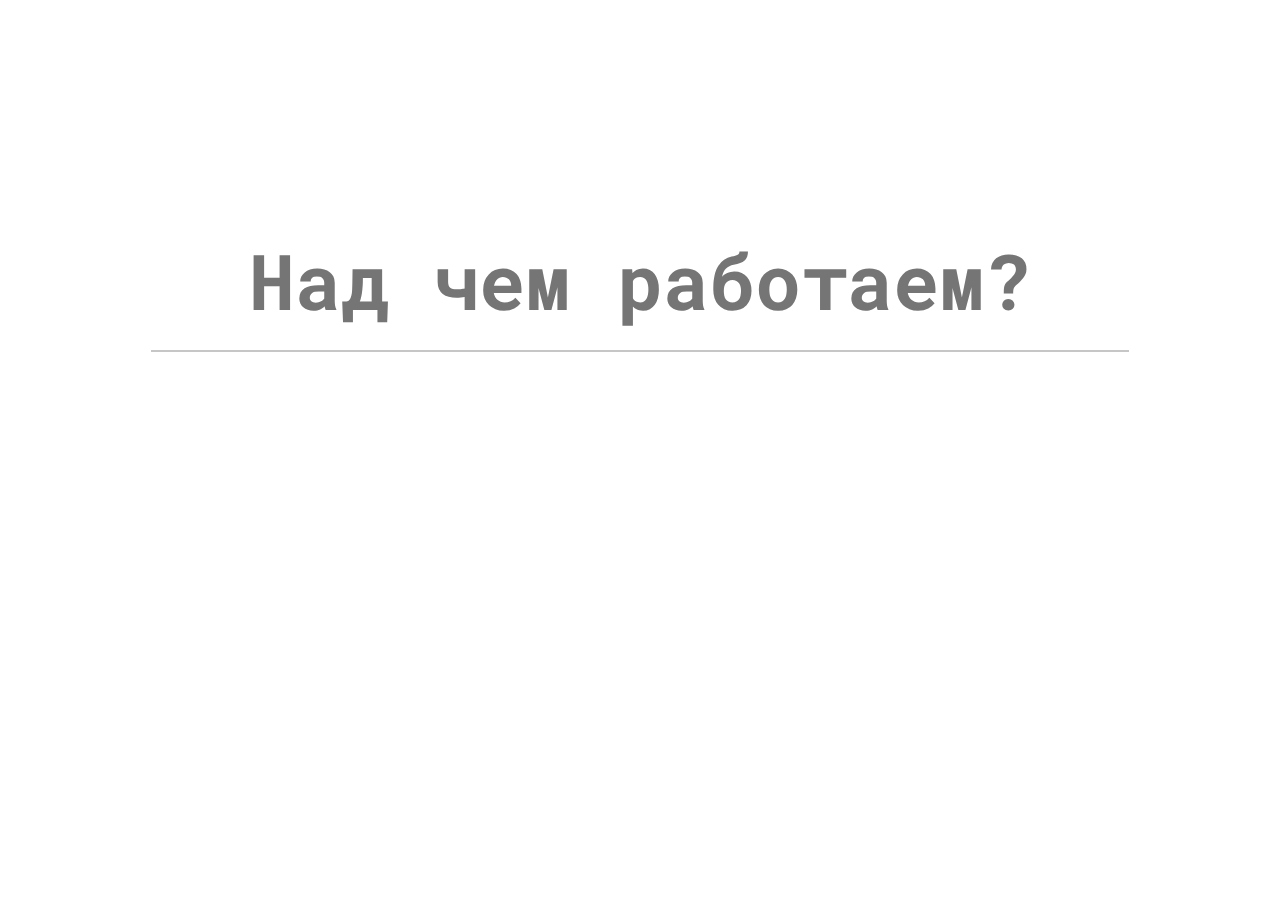
<file: index.html>
<!DOCTYPE html>
<html lang="en" dir="ltr">
<head>
  <meta charset="utf-8">
  <title>Помидорный трекер</title>
  <link rel="stylesheet" href="styles.css">
</head>
<body>
  <main>
    <form>
      <input type="text" placeholder="Над чем работаем?" autofocus>
    </form>
    <ul></ul>
  </main>
  <div class="progress">

  </div>

  <script src="scripts.js"></script>
</body>

</html>
</file>
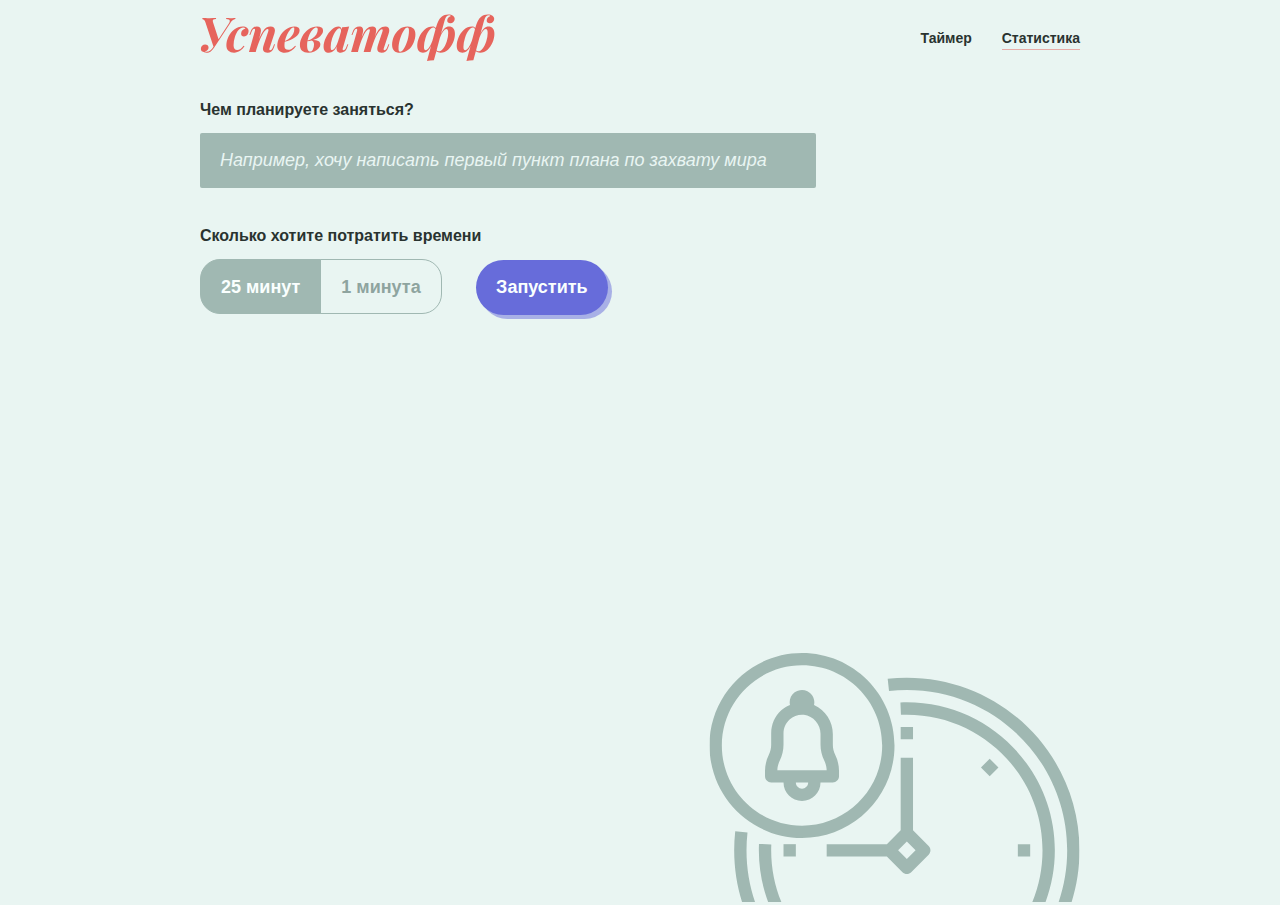
<file: 02/index.html>
<!DOCTYPE html>
<html lang="en" dir="ltr">
  <head>
    <meta charset="utf-8">
    <title>Успеватоф</title>
    <link rel="stylesheet" href="style.css">
  </head>
  <body>
    <nav>
      <img src="images/header.svg" alt="">
      <ul>
        <li>
          <a class="is-active" href="#timer-section">Таймер</a>
        </li>
        <li>
          <a id="statisticToggle" href="#stats-section">Статистика</a>
        </li>
      </ul>
    </nav>
    <main>

      <section id="timer-section">
        <form>
          <label for="task">Чем планируете заняться?</label>
          <input
            type="text"
            name="task"
            placeholder="Например, хочу написать первый пункт плана по захвату мира"
          >
          <label for="">Сколько хотите потратить времени</label>
          <div class="switcher">
            <a class="switch is-left is-active" href="#">25 минут</a>
            <a class="switch is-right" href="#">1 минута</a>
          </div>
          <input class="button" type="submit" value="Запустить">
        </form>
      </section>
      <section id="stats-section">
        <p class="stats-section">Завершенные задачи</p>
        <table>
          <tr>
            <th>Дата</th>
            <th>Таймер</th>
            <th>Задача</th>
          </tr>
          <tr>
            <td>13 апреля</td>
            <td>25 минут</td>
            <td>Хочу подобрать шрифты для планировщика</td>
            <td><img src="images/x.svg" alt="крестик"></td>
          </tr>
          <tr>
            <td>13 апреля</td>
            <td>25 минут</td>
            <td>Хочу подобрать шрифты для планировщика</td>
            <td><img src="images/x.svg" alt="крестик"></td>
          </tr>
          <tr>
            <td>12 апреля</td>
            <td>5 минут</td>
            <td>Перерыв</td>
            <td><img src="images/x.svg" alt="крестик"></td>
          </tr>
        </table>
      </section>
      <section id="progress-section">
      </section>
      <footer>
        <img class="clock-bottom" src="images/clock.svg" alt="картинка секции">
        <!-- <img class="to-do-list" src="images/todolist.svg" alt="картинка секции"> -->
      </footer>
    </main>
    <script src="scripts.js"></script>
  </body>
</html>
</file>
<file: styles.css>
@import "reset.css";
@import url('https://fonts.googleapis.com/css?family=Roboto+Mono:100i,300,400,400i,700,700i&subset=cyrillic,cyrillic-ext');

form {
  margin-top: 35vh;
  text-align: center;
  transform: translateY(-70%);
}

input {
  caret-color: rgb(255, 0, 0);
  padding-bottom: 0.25em;
  font-family: 'Roboto Mono', monospace;
  border: none;
  border-bottom: 1px solid rgba(0, 0, 0, 0.1);
  font-size: 6vw;
  font-weight: 900;
  text-align: center;
  transition: border-bottom 300ms ease;
}

input:disabled {
  color: rgba(0, 0, 0, 0.5);
}

input::after {
}

input:focus {
  outline: none;
  border-bottom: 1px solid rgba(0, 0, 0, 0.45);
}

ul {
  font-family: 'Roboto Mono', monospace;
  text-align: center;
  font-size: 3vw;
  list-style: none;
  text-decoration: line-through;
  line-height: 2;
  opacity: 0.25;
  display: flex;
  flex-direction: column-reverse;
}

.progress {
  position: fixed;
  top: 0;
  left: 0;
  width: 0;
  height: 100vh;
  background-color: rgba(0, 0, 0, 0.25);
  transition-property: width;
  transition-timing-function: ease;

}
</file>
<file: 02/style.css>
@import "reset.css";
@import url('https://fonts.googleapis.com/css?family=Open+Sans:400,400i,700&subset=cyrillic');

* {
  box-sizing: border-box;

  -webkit-font-smoothing: antialiased;
  -moz-osx-font-smoothing: grayscale;
}

body {
  overflow: hidden;

  color: #293330;
  background: #E9F5F2;

  font-family: "Opens Sans", sans-serif;
}

nav,
main,
footer {
  width: 960px;
  margin: 0 auto;
  padding: 0 40px;
}

nav {
  display: flex;

  padding-top: 14px;

  justify-content: space-between;
  align-items: center;
}

nav ul {
  display: flex;

  font-size: 14px;
  font-weight: bold;
}

nav ul li:not(:last-child) {
  margin-right: 30px;
}

nav ul a {
  padding-bottom: 3px;

  transition: border 200ms ease;
  text-decoration: none;

  color: #293330;
  border-bottom: 1px solid rgba(229, 100, 92, 0.5);
}

nav ul a:hover {
  border-bottom: 1px solid rgba(229, 100, 92, 1);
}

nav ul a.is-active {
  border: none;
}

section {
  margin-top: 40px;
}

label {
  display: block;

  font-size: 16px;
  font-weight: 700;
}

input {
  width: 70%;
  height: 55px;
  margin-top: 15px;
  padding: 0 20px;

  color: #E9F5F2;
  border: none;
  border-radius: 2px;
  outline: none;
  background: #A0B8B2;

  font-size: 18px;
}

input::placeholder {
  color: #E9F5F2;

  font-style: italic;
}

form label:not(:first-child) {
  margin-top: 40px;
}

.button {
  width: auto;
  height: 55px;
  margin-right: 25px;
  padding: 0 20px;

  cursor: pointer;
  transition: all 200ms ease;

  color: #FAFFFE;
  border: none;
  border-radius: 2px;
  outline: none;
  background: #A0B8B2;
  box-shadow: 4px 4px 0px #677370;

  font-size: 18px;
  font-weight: 700;
}

.button:active {
  box-shadow: 0px 0px 0px #677370;
}

input[type=submit] {
  margin-left: 30px;

  border-radius: 55px;
  background: #676CDA;
  box-shadow: 4px 4px 0px rgba(103, 108, 218, 0.5);
}

footer {
  position: absolute;
  right: 0;
  bottom: -5px;
  left: 0;

  text-align: right;
}

.switcher {
  display: inline-flex;

  margin-top: 15px;
}

.switch {
  height: 55px;
  padding: 18px 20px;

  text-decoration: none;

  color: #8EA49F;
  border: 1px solid #A0B8B2;

  font-size: 18px;
  font-weight: 700;
}

.switch.is-left {
  border-top-left-radius: 20px;
  border-bottom-left-radius: 20px;
}

.switch.is-right {
  margin-left: -1px;

  border-top-right-radius: 20px;
  border-bottom-right-radius: 20px;
}

.switch.is-active {
  color: #FAFFFE;
  background: #A0B8B2;
}

#stats-section {
  display: none;
}

table {
  width: 570px;
}

th {
  text-align: left;

  font-weight: 700;
}

th {
  padding-top: 25px;
  padding-right: 50px;
}

td {
  padding-top: 25px;
  padding-right: 50px;
}

p.stats-section {
  font-size: 16px;
  font-weight: 700;
}
</file>
